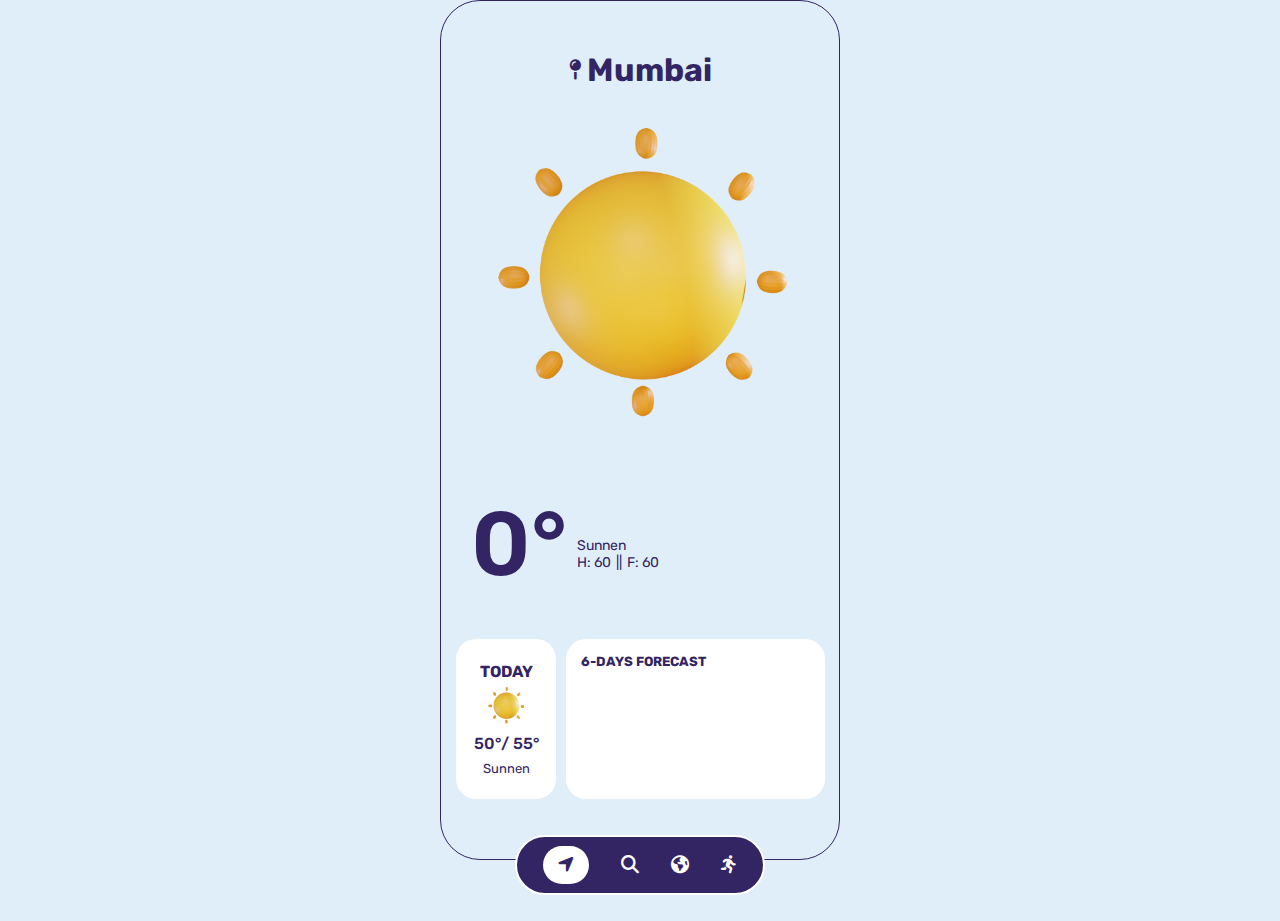
<file: index.html>
<!DOCTYPE html>
<html lang="en">
  <head>
    <meta charset="UTF-8" />
    <meta name="viewport" content="width=device-width, initial-scale=1.0" />
    <!-- links -->
    <link rel="icon" type="png" href="img/icon.png" />
    <link
      rel="stylesheet"
      href="https://cdnjs.cloudflare.com/ajax/libs/font-awesome/6.4.0/css/all.min.css"
    />
    <link rel="stylesheet" href="css/style.css" />
    <!-- Title -->
    <title>Weather App</title>
  </head>

  <body>
    <div class="pc">
      <!-- nav section -->
      <nav>
        <ul>
          <li>
            <a class="active" href="index.html"
              ><i class="fa-solid fa-location-arrow"></i
            ></a>
          </li>
          <li>
            <a href="search.html"
              ><i class="fa-solid fa-magnifying-glass"></i
            ></a>
          </li>
          <li>
            <a href="world.html"><i class="fa-solid fa-earth-americas"></i></a>
          </li>
          <li>
            <a href="activities.html"><i class="fa-solid fa-person-running"></i></a>
          </li>
        </ul>
      </nav>
      <!-- main section -->
      <div id="screen">
        <!-- city name -->
        <div class="city-name" id="city-name">
          <i class="fa-solid fa-map-pin"></i>
          <h1 id="city-name" >Mumbai</h1>
        </div>
        <!-- weather icon -->
        <div class="weather-icon-css">
          <img class="weather-icon" src="img/sun.png" />
        </div>
        <!-- weather details -->
        <div class="weather-description">
          <div class="show-metric" id="metric">0°</div>
          <div class="weather-details">
            <div class="weather-main" id="weather-main">Sunnen</div>
            <div class="h-f">
              <div class="show-humidity">H: <span id="humidity">60</span></div>
              ||
              <div class="show-humidity">
                F: <span id="feels-like">60</span>
              </div>
            </div>
          </div>
        </div>
        <!-- Today-forecast -->
        <div class="forcasts-box">
          <div class="today-forecast">
            <h4>TODAY</h4>
            <div class="weather-icon-today">
              <img class="weather-icons" src="img/sun.png" />
            </div>
            <div class="temp-today">
              <span id="temp-min-today">50°</span><span>/ </span
              ><span id="temp-max-today">55°</span>
            </div>
            <div class="weather-main-today" id="weather-main">Sunnen</div>
          </div>
          

          <!-- 5day Forecast -->
          <div class="forecast">
            <h5>6-DAYS FORECAST</h5>
            <div id="forecast-box"></div>
          </div>
        </div>
      </div>
    </div>
    <!-- script -->
    <script src="js/main.js"></script>
  </body>
</html>
</file>
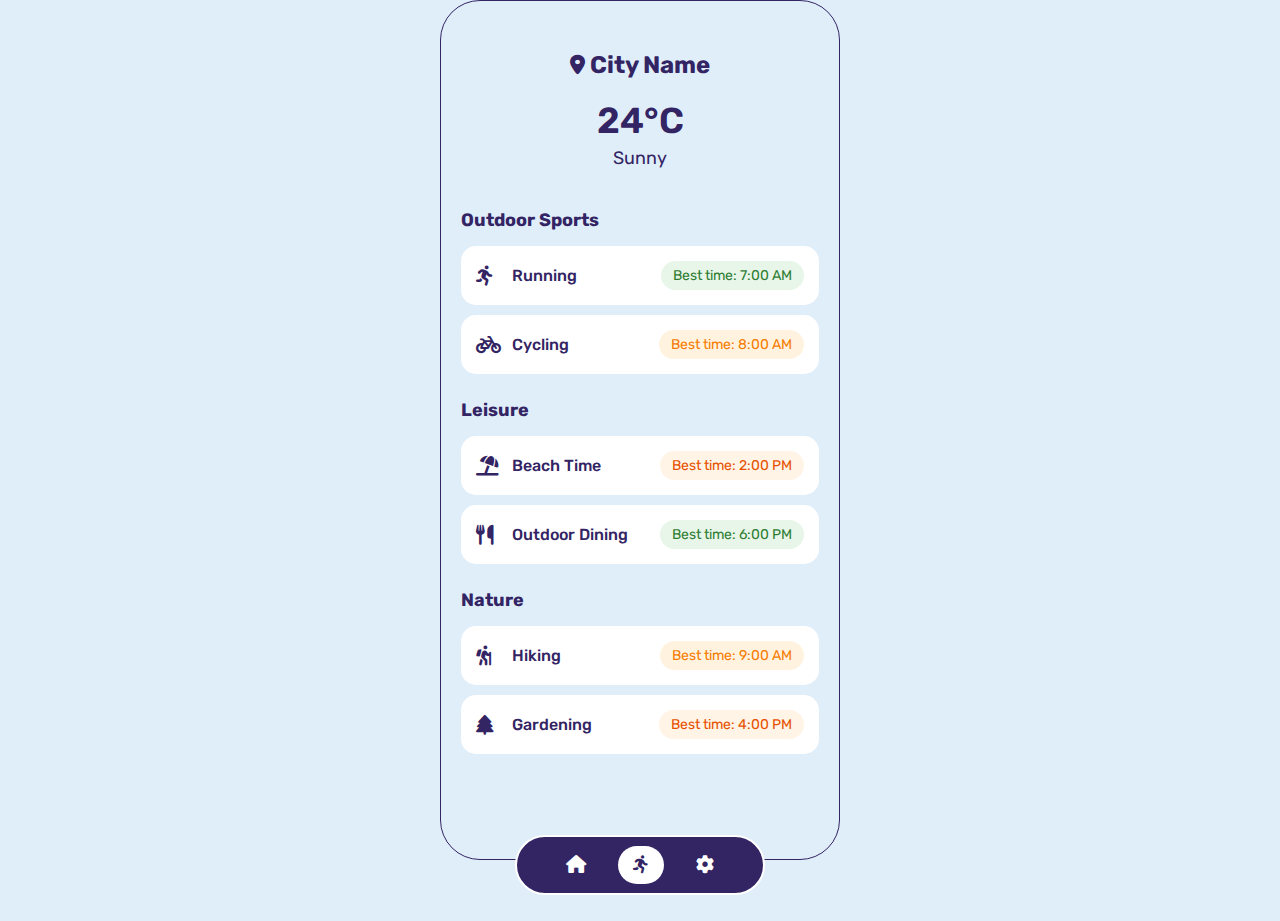
<file: activities.html>
<!DOCTYPE html>
<html lang="en">
  <head>
    <meta charset="UTF-8" />
    <meta name="viewport" content="width=device-width, initial-scale=1.0" />
    <title>Weather Activities</title>
    <link rel="stylesheet" href="css/style.css" />
    <link rel="stylesheet" href="css/activities.css" />
    <link
      rel="stylesheet"
      href="https://cdnjs.cloudflare.com/ajax/libs/font-awesome/6.4.2/css/all.min.css"
    />
  </head>
  <body>
    <div class="pc">
      <div id="screen">
        <!-- City Name Section -->
        <div class="city-name" id="city">
          <i class="fa-solid fa-location-dot"></i>
          <h2 id="city">City Name</h2>
        </div>

        <!-- Current Weather Summary -->
        <div class="weather-summary">
          <div class="current-temp" id="current-temp">24°C</div>
          <div class="weather-condition" id="weather-condition">Sunny</div>
        </div>

        <!-- Activities Grid -->
        <div class="activities-grid">
          <div class="activity-category">
            <h3>Outdoor Sports</h3>
            <div class="activity-items">
              <div class="activity-item">
                <i class="fas fa-running"></i>
                <span>Running</span>
                <div class="recommendation excellent">
                  Best time: 7:00 AM
                </div>
              </div>
              <div class="activity-item">
                <i class="fas fa-bicycle"></i>
                <span>Cycling</span>
                <div class="recommendation good">
                  Best time: 8:00 AM
                </div>
              </div>
            </div>
          </div>

          <div class="activity-category">
            <h3>Leisure</h3>
            <div class="activity-items">
              <div class="activity-item">
                <i class="fas fa-umbrella-beach"></i>
                <span>Beach Time</span>
                <div class="recommendation fair">
                  Best time: 2:00 PM
                </div>
              </div>
              <div class="activity-item">
                <i class="fas fa-utensils"></i>
                <span>Outdoor Dining</span>
                <div class="recommendation excellent">
                  Best time: 6:00 PM
                </div>
              </div>
            </div>
          </div>

          <div class="activity-category">
            <h3>Nature</h3>
            <div class="activity-items">
              <div class="activity-item">
                <i class="fas fa-hiking"></i>
                <span>Hiking</span>
                <div class="recommendation good">
                  Best time: 9:00 AM
                </div>
              </div>
              <div class="activity-item">
                <i class="fas fa-tree"></i>
                <span>Gardening</span>
                <div class="recommendation fair">
                  Best time: 4:00 PM
                </div>
              </div>
            </div>
          </div>
        </div>

        <!-- Navigation -->
        <nav>
          <ul>
            <li>
              <a href="index.html"><i class="fa-solid fa-house"></i></a>
            </li>
            <li>
              <a href="activities.html" class="active"
                ><i class="fa-solid fa-person-running"></i
              ></a>
            </li>
            <li>
              <a href="#"><i class="fa-solid fa-gear"></i></a>
            </li>
          </ul>
        </nav>
      </div>
    </div>

    <script src="js/activities.js"></script>
  </body>
</html>
</file>
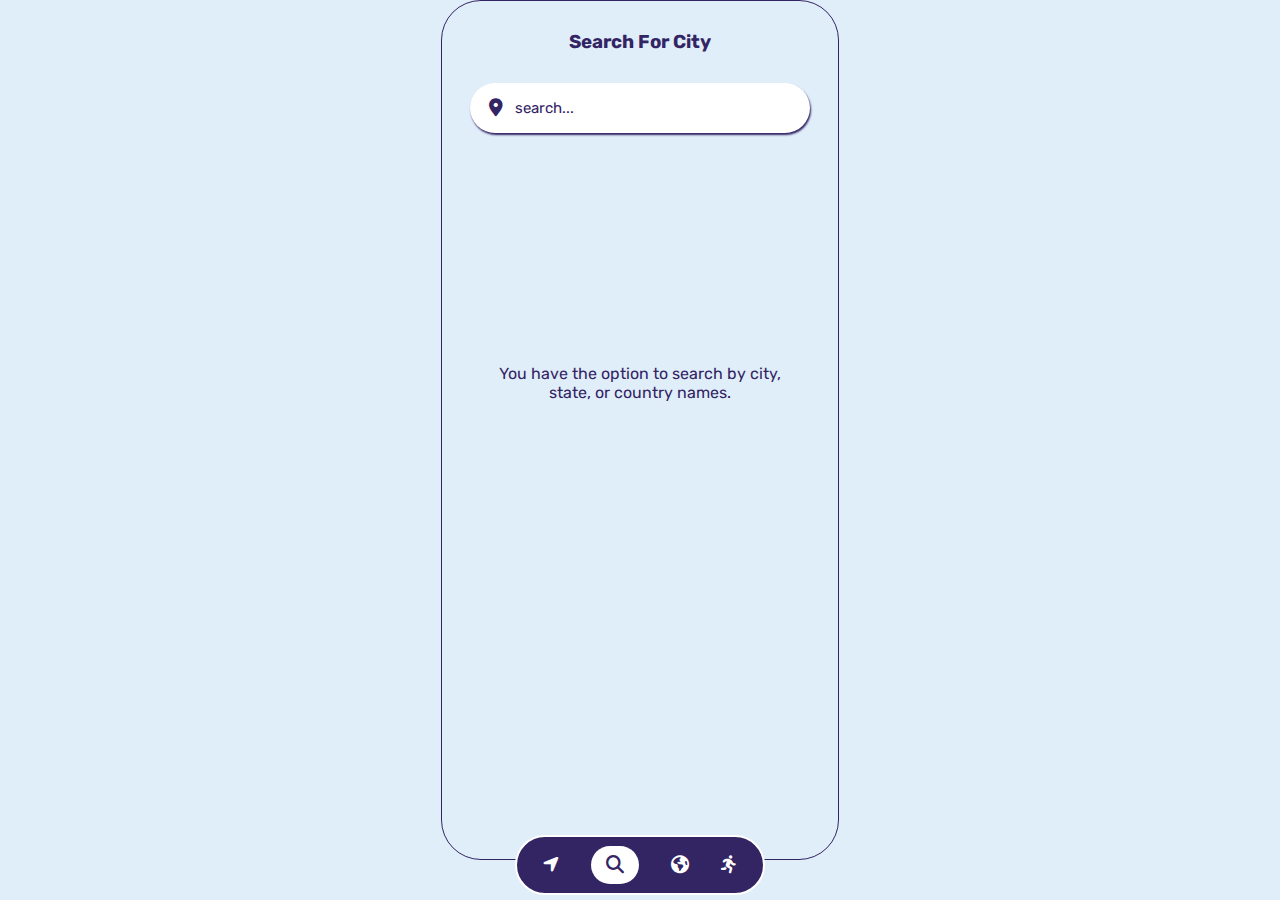
<file: search.html>
<!DOCTYPE html>
<html lang="en">

<head>
  <meta charset="UTF-8">
  <meta name="viewport" content="width=device-width, initial-scale=1.0">
  <!-- links -->
  <link rel="icon" type="png" href="img/icon.png" />
  <link rel="stylesheet" href="https://cdnjs.cloudflare.com/ajax/libs/font-awesome/6.4.0/css/all.min.css" />
  <link rel="stylesheet" href="css/search.css" />
  <!-- Title -->
  <title>Document</title>
</head>

<body>
  <div class="pc">
    <!-- nav section -->
    <nav>
      <ul>
        <li><a href="index.html"><i class="fa-solid fa-location-arrow"></i></a></li>
        <li><a class="active" href="search.html"><i class="fa-solid fa-magnifying-glass"></i></a></li>
        <li><a href="world.html"><i class="fa-solid fa-earth-americas"></i></a></li>
        <li>
          <a href="activities.html"><i class="fa-solid fa-person-running"></i></a>
        </li>
        
      </ul>
    </nav>
    <!-- main section -->
    <h3>Search For City</h3>
    <!-- search -->
    <div class="search">
      <div class="search-icon"><i class="fa-solid fa-location-dot"></i></div>
      <input class="searchinput" type="text" placeholder="search...">
    </div>
    <!-- message -->
    <div class="message">
      <p>You have the option to search by city, state, or country names.</p>
    </div>
    <!-- error message -->
    <div class="error-message">
      <p>One of the specified locations (city, state, or country) was not found. Please try again</p>
    </div>
    <!-- weather -->
    <div class="return">
      <div class="box">
        <div class="weather-box">
          <div class="name">
            <div class="city-name">Landon</div>
            <div class="weather-temp">20°</div>
          </div>
          <div class="weather-icon"><img class="weather-img" src="img/haze.png" alt=""></div>
        </div>
        <!-- 1 -->
        <div class="weather-desc">
          <div class="desc-box">
            <div class="desc-icon"><i class="fa-solid fa-wind"></i></div>
            <div class="desc-name">Wind</div>
            <div class="desc-info wind">15 m/s</div>
          </div>

          <div class="desc-box">
            <div class="desc-icon"><i class="fa-solid fa-temperature-full"></i></div>
            <div class="desc-name">Pressure</div>
            <div class="desc-info pressure">15 mbar</div>
          </div>

          <div class="desc-box">
            <div class="desc-icon"><i class="fa-solid fa-droplet"></i></div>
            <div class="desc-name">Humidity</div>
            <div class="desc-info humidity">50%</div>
          </div>
        </div>
        <!-- 2 -->
        <div class="weather-desc">
          <div class="desc-box">
            <div class="desc-icon"><i class="fa-solid fa-sun"></i></div>
            <div class="desc-name">Sun Rise</div>
            <div class="desc-info sunrise">12:00:00</div>
          </div>

          <div class="desc-box">
            <div class="desc-icon"><i class="fa-solid fa-cloud-sun"></i></div>
            <div class="desc-name">Sun Set</div>
            <div class="desc-info sunset">12:00:00</div>
          </div>

        </div>
      </div>
    </div>
  </div>
  <!-- main.js -->
  <script src="js/search.js"></script>
</body>

</html>
</file>
<file: css/style.css>
@import url("https://fonts.googleapis.com/css2?family=Rubik:ital,wght@0,300..900;1,300..900&display=swap");
* {
  padding: 0;
  margin: 0;
  box-sizing: border-box;
  list-style: none;
  font-family: "Rubik", sans-serif;
}
:root {
  --font-color-main: #332464;
  --white-color: #fff;
}
body {
  background-color: #e0eefa;
}
.pc {
  width: 400px;
  height: 860px;
  margin-left: auto;
  margin-right: auto;
  border: 1px solid var(--font-color-main);
  border-radius: 40px;
}

nav {
  position: fixed;
  left: 0;
  right: 0;
  margin: 0 auto;
  width: fit-content;
  bottom: 5px;
  display: flex;
  justify-content: center;
  align-items: center;
  width: 250px;
  height: 60px;
  border-radius: 40px;
  border: 2px solid var(--white-color);
  background-color: var(--font-color-main);
}
nav ul {
  display: flex;
  gap: 2pc;
}
nav ul li a {
  color: var(--white-color);
  font-size: 18px;
}
.active {
  background-color: var(--white-color);
  color: var(--font-color-main);
  border-radius: 100px;
  padding: 8px 15px;
}

#screen {
  width: 100%;
  height: 100vh;
  margin: 20px 0;
}
.city-name {
  color: var(--font-color-main);
  display: flex;
  justify-content: center;
  align-items: center;
  padding-top: 30px;
  gap: 5px;
}
.city-name i {
  font-size: 20px;
}
.weather-icon-css {
  display: flex;
  justify-content: center;
  align-items: center;
  width: 100%;
  height: 350px;
  margin-top: 10px;
}
.weather-icon-css img {
  width: 80%;
}
.weather-description {
  height: 150px;
  margin-top: 20px;
  display: flex;
  align-items: center;
  color: var(--font-color-main);
  /* border: 1px solid #000; */
}
.show-metric {
  padding-left: 30px;
  font-size: 90px;
  font-weight: 550;
}
.weather-details {
  font-size: 14px;
  margin: 50px 20px 30px 10px;
  width: 100px;
  display: flex;
  flex-direction: column;
}
.weather-details .h-f {
  display: flex;
  gap: 5px;
}
.forcasts-box {
  display: flex;
  margin: 20px 0;
  color: var(--font-color-main);
}
.today-forecast {
  width: 100px;
  height: 160px;
  border-radius: 20px;
  margin-left: 15px;
  display: flex;
  gap: 5px;
  flex-direction: column;
  justify-content: center;
  align-items: center;
  background-color: var(--white-color);
}
.weather-icon-today img {
  width: 40px;
}
.temp-today {
  font-weight: 500;
}
.weather-main-today {
  padding: 3px 0 0 0;
  font-size: 13px;
  text-align: center;
}
.forecast {
  width: 65%;
  height: 160px;
  margin-left: 10px;
  border-radius: 20px;
  background-color: var(--white-color);
}
.forecast h5 {
  text-align: left;
  padding: 15px 0 0 15px;
}
#forecast-box {
  display: grid;
  grid-auto-flow: column;
  overflow-y: auto;
  gap: 10px;
  width: 95%;
  padding: 10px 12px;
  overscroll-behavior-x: contain;
  scroll-snap-type: x mandatory;
  scrollbar-width: none;
}
#forecast-box::-webkit-scrollbar {
  display: none;
}
.weather-forecast-box {
  width: 70px;
  height: 110px;
  border-radius: 15px;
  display: flex;
  text-align: center;
  flex-direction: column;
  justify-content: center;
  align-items: center;
  gap: 2px;
  flex-shrink: 0;
  align-items: center;
  border: 1px solid var(--font-color-main);
}
.day-weather {
  font-size: 15px;
}
.weather-icon-forecast img {
  width: 30px;
}
.temp-weather {
  font-size: 12px;
}
.weather-main-forecast {
  font-size: 12px;
}

.weather-actions {
  margin: 15px;
  text-align: center;
}

.activity-link {
  display: inline-flex;
  align-items: center;
  gap: 8px;
  padding: 10px 20px;
  background-color: var(--font-color-main);
  color: var(--white-color);
  text-decoration: none;
  border-radius: 20px;
  transition: all 0.3s ease;
}

.activity-link:hover {
  opacity: 0.9;
  transform: translateY(-2px);
}

.activities-button {
  text-align: center;
  margin: 20px 0;
}

.activities-button a {
  display: inline-flex;
  align-items: center;
  gap: 10px;
  padding: 12px 24px;
  background-color: var(--font-color-main);
  color: var(--white-color);
  text-decoration: none;
  border-radius: 25px;
  transition: all 0.3s ease;
}

.activities-button a:hover {
  transform: translateY(-2px);
  box-shadow: 0 4px 12px rgba(51, 36, 100, 0.15);
}

.activities-button i {
  font-size: 18px;
}


@media (max-width: 400px) {
  /* 400 * 860 */
  .pc {
    border: none;
    border-radius: none;
    width: auto;
    height: auto;
  }
}
</file>
<file: css/activities.css>
.weather-summary {
    text-align: center;
    margin: 20px 0;
    color: var(--font-color-main);
}

.current-temp {
    font-size: 36px;
    font-weight: 600;
}

.weather-condition {
    font-size: 18px;
    margin-top: 5px;
}

.activities-grid {
    padding: 20px;
    display: flex;
    flex-direction: column;
    gap: 25px;
}

.activity-category h3 {
    color: var(--font-color-main);
    margin-bottom: 15px;
    font-size: 18px;
}

.activity-items {
    display: flex;
    flex-direction: column;
    gap: 10px;
}

.activity-item {
    background: var(--white-color);
    padding: 15px;
    border-radius: 15px;
    display: flex;
    align-items: center;
    gap: 12px;
}

.activity-item i {
    font-size: 20px;
    color: var(--font-color-main);
    width: 24px;
}

.activity-item span {
    font-weight: 500;
    color: var(--font-color-main);
}

.recommendation {
    margin-left: auto;
    font-size: 14px;
    padding: 4px 8px;
    border-radius: 8px;
}

.recommendation.excellent {
    background: rgba(76, 175, 80, 0.1);
    color: #2E7D32;
}

.recommendation.good {
    background: rgba(255, 193, 7, 0.1);
    color: #F57F17;
}

.recommendation.fair {
    background: rgba(255, 152, 0, 0.1);
    color: #E65100;
}

.recommendation.poor {
    background: rgba(244, 67, 54, 0.1);
    color: #C62828;
}


.error-message {
    background-color: #ffebee;
    color: #c62828;
    padding: 15px;
    border-radius: 8px;
    margin: 20px;
    text-align: center;
}

.recommendation {
    padding: 6px 12px;
    border-radius: 15px;
    font-size: 14px;
}

.recommendation.excellent {
    background-color: #e8f5e9;
    color: #2e7d32;
}

.recommendation.good {
    background-color: #fff3e0;
    color: #f57c00;
}

.recommendation.poor {
    background-color: #ffebee;
    color: #c62828;
}
</file>
<file: css/search.css>
@import url("https://fonts.googleapis.com/css2?family=Rubik:ital,wght@0,300..900;1,300..900&display=swap");
* {
  padding: 0;
  margin: 0;
  box-sizing: border-box;
  list-style: none;
  font-family: "Rubik", sans-serif;
}
:root {
  --font-color-main: #332464;
  --white-color: #fff;
}
body {
  background-color: #e0eefa;
}
.pc {
  width: 398px;
  height: 860px;
  margin-left: auto;
  margin-right: auto;
  border: 1px solid var(--font-color-main);
  border-radius: 40px;
}

nav {
  position: fixed;
  left: 0;
  right: 0;
  margin: 0 auto;
  width: fit-content;
  bottom: 5px;
  display: flex;
  justify-content: center;
  align-items: center;
  width: 250px;
  height: 60px;
  border-radius: 40px;
  border: 2px solid var(--white-color);
  background-color: var(--font-color-main);
}
nav ul {
  display: flex;
  gap: 2pc;
}
nav ul li a {
  color: var(--white-color);
  font-size: 18px;
}
.active {
  background-color: var(--white-color);
  color: var(--font-color-main);
  border-radius: 100px;
  padding: 8px 15px;
}
h3 {
  color: var(--font-color-main);
  text-align: center;
  margin: 30px 0;
}
.search {
  width: 340px;
  height: 50px;
  margin-left: auto;
  margin-right: auto;
  border-radius: 40px;
  display: flex;
  justify-content: center;
  align-items: center;
  box-shadow: 1px 2px 2px var(--font-color-main);
  background-color: var(--white-color);
}
.search-icon {
  width: 18px;
  height: 50px;
  display: flex;
  border-radius: 20px;
  justify-content: center;
  align-items: center;
}
.search-icon i {
  font-size: 18px;
  color: var(--font-color-main);
}
.search input {
  width: 85%;
  padding: 10px;
  font-size: 15px;
  color: var(--font-color-main);
  border: none;
  outline: none;
}
.search input::placeholder {
  color: var(--font-color-main);
}
/*  */
.error-message {
  display: none;
}
.error-message p {
  width: 100%;
  height: 500px;
  display: flex;
  justify-content: center;
  align-items: center;
  color: var(--font-color-main);
  text-align: center;
  padding: 40px;
}
/*  */
.message {
  display: block;
}
.message p {
  width: 100%;
  height: 500px;
  display: flex;
  justify-content: center;
  align-items: center;
  color: var(--font-color-main);
  text-align: center;
  padding: 50px;
}
/*  */
.return {
  display: none;
}
.box {
  max-width: 400px;
  height: auto;
  padding: 0 40px;
  margin-left: auto;
  margin-right: auto;
  border:1px solid black;
  margin-top: 40px;
}
.weather-box {
  height: 200px;
  max-width: 320px;
  border-radius: 40px;
  margin-top: 10px;
  display: flex;
  justify-content: center;
  align-items: center;
  background-color: var(--font-color-main);
}
.name {
  padding-left: 40px;
  width: 220px;
  display: flex;
  flex-direction: column;
  gap: 5px;
  color: var(--white-color);
  height: auto;
}
.city-name {
  font-size: 20px;
}
.weather-temp {
  font-size: 60px;
}
.weather-icon {
  padding: 0 20px;
  width: 220px;
  height: 170px;
  display: flex;
  align-items: center;
  justify-content: center;
}
.weather-icon img {
  width: 100%;
}
/*  */
.weather-desc {
  display: flex;
  justify-content: center;
  column-gap: 10px;
}
.desc-box {
  width: 100px;
  display: grid;
  padding: 15px;
  gap: 5px;
  height: 100px;
  margin-top: 10px;
  border-radius: 20px;
  place-content: center;
  color: var(--white-color);
  background-color: var(--font-color-main);
}

@media (max-width: 400px) {
  .pc {
    border: none;
    border-radius: none;
    width: auto;
    height: auto;
  }
}
</file>
